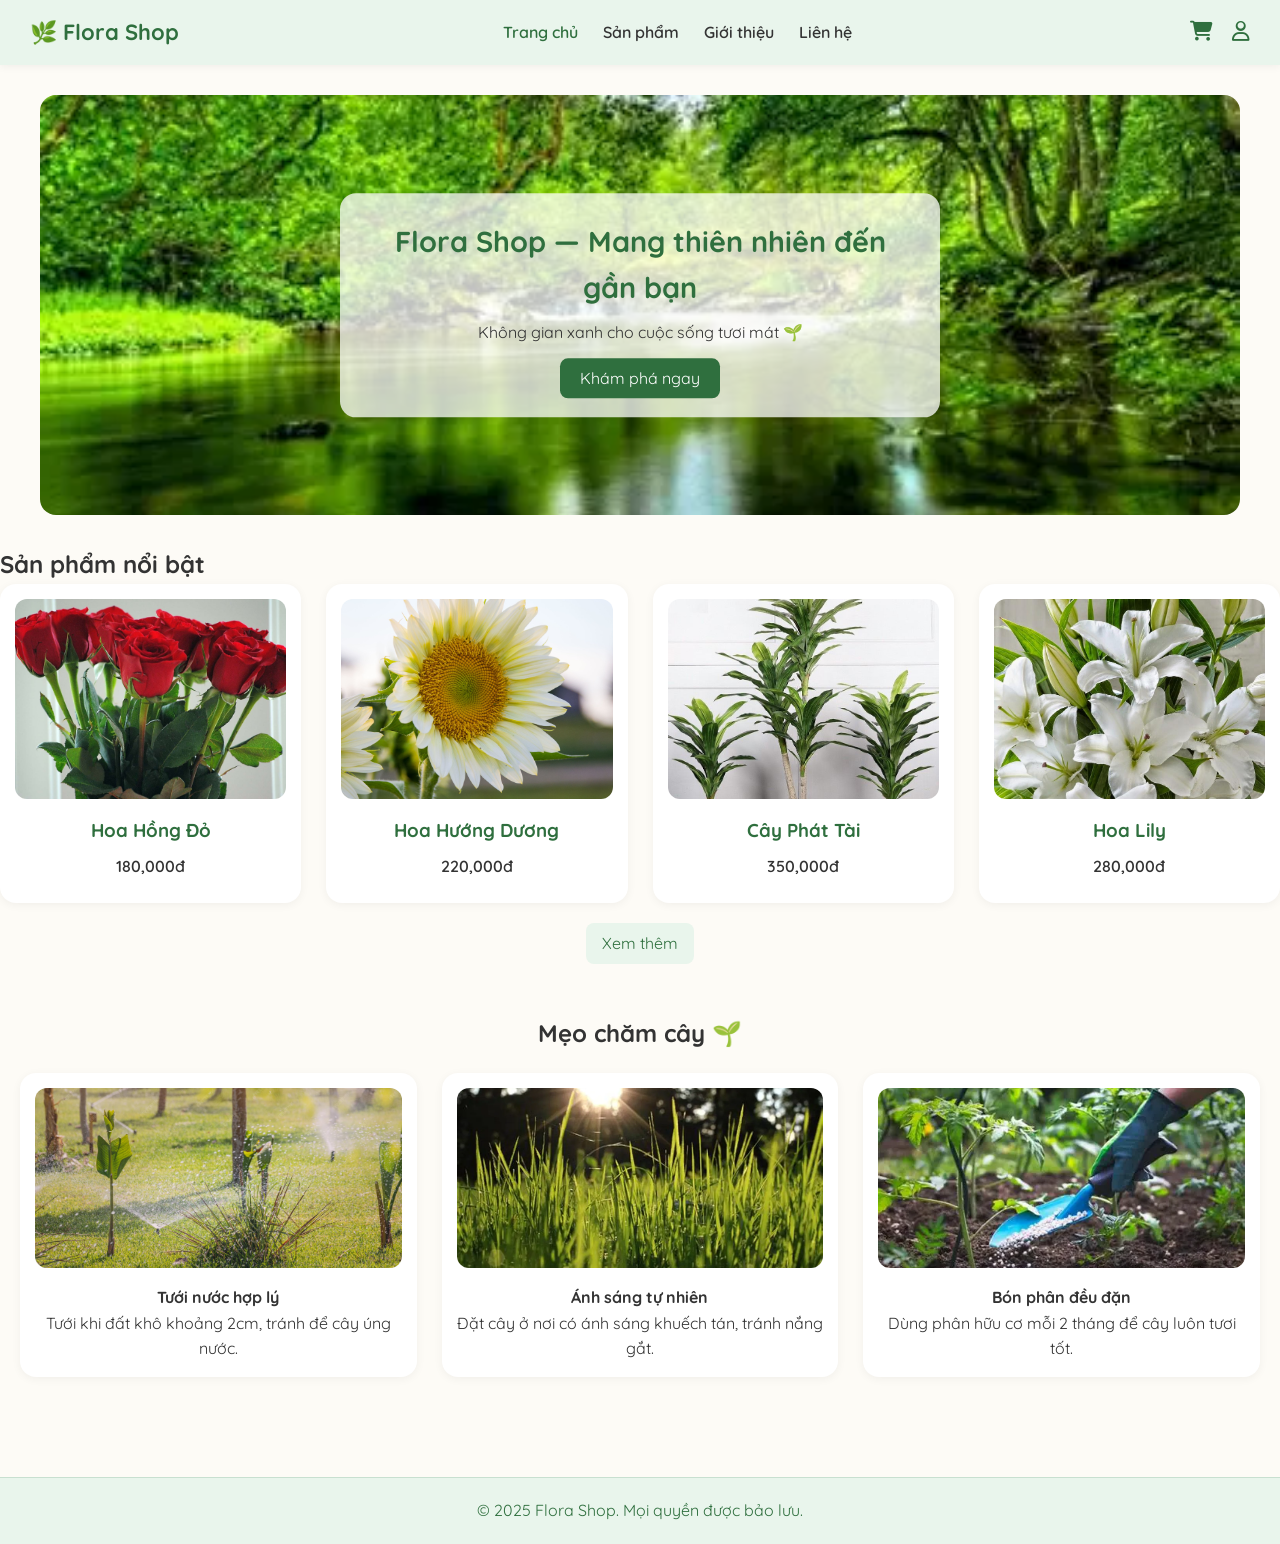
<file: index.html>
<!DOCTYPE html>
<html lang="vi">
<head>
  <meta charset="UTF-8">
  <meta name="viewport" content="width=device-width, initial-scale=1.0">
  <title>Flora Shop – Mang thiên nhiên đến gần bạn</title>
  <link rel="stylesheet" href="assets/css/styles.css">
  <link rel="stylesheet" href="https://cdnjs.cloudflare.com/ajax/libs/font-awesome/6.5.0/css/all.min.css">
  <link rel="stylesheet" href="assets/img">
  <script defer src="assets/js/main.js"></script>
  <script defer src="js/products.js"></script>
</head>
<body>
  <!-- Header -->
  <header class="header">
    <div class="logo">🌿 Flora Shop</div>
    <nav class="nav">
      <ul>
        <li><a href="index.html" class="active">Trang chủ</a></li>
        <li><a href="products.html">Sản phẩm</a></li>
        <li><a href="about.html">Giới thiệu</a></li>
        <li><a href="contact.html">Liên hệ</a></li>
      </ul>
    </nav>
    <div class="icons">
      <a href="cart.html" title="Giỏ hàng" class="fa-solid fa-cart-shopping"></a>
      <a href="login.html" title="Tài khoản" class="fa-regular fa-user"></a>
    </div>
    <div class="menu-toggle">☰</div>
  </header>

  <!-- Hero Section -->
  <!-- Hero Section (Slide tự động) -->
<section class="hero-slider">
  <div class="slides">
    <div class="slide active" style="background-image: url('assets/img/thiennhien.jpg');">
      <div class="overlay">
        <h1>Flora Shop — Mang thiên nhiên đến gần bạn</h1>
        <p>Không gian xanh cho cuộc sống tươi mát 🌱</p>
        <a href="products.html" class="btn-main">Khám phá ngay</a>
      </div>
    </div>

    <div class="slide" style="background-image: url('assets/img/hoatuoi.jpg');">
      <div class="overlay">
        <h1>Hoa tươi & Cây cảnh tinh tế</h1>
        <p>Chọn quà tặng ý nghĩa cho người thân và chính bạn 💐</p>
        <a href="products.html" class="btn-main">Xem bộ sưu tập</a>
      </div>
    </div>

    <div class="slide" style="background-image: url('assets/img/caycanh.jpg');">
      <div class="overlay">
        <h1>Không gian sống tràn năng lượng</h1>
        <p>Trang trí văn phòng & nhà ở với sắc xanh tự nhiên 🌿</p>
        <a href="products.html" class="btn-main">Khám phá thêm</a>
      </div>
    </div>
  </div>
</section>


  <!-- Sản phẩm nổi bật -->
  <section class="featured">
    <h2>Sản phẩm nổi bật</h2>
    <div class="product-grid">
      <div class="product-card">
        <img src="assets/img/hoahong.jpg" alt="Hoa Hồng Đỏ">
        <h3>Hoa Hồng Đỏ</h3>
        <p class="price">180,000đ</p>
      </div>
      <div class="product-card">
        <img src="assets/img/hoahuongduong.jpg" alt="Hoa Hướng Dương">
        <h3>Hoa Hướng Dương</h3>
        <p class="price">220,000đ</p>
      </div>
      <div class="product-card">
        <img src="assets/img/cayphattai.jpg" alt="Cây Phát Tài">
        <h3>Cây Phát Tài</h3>
        <p class="price">350,000đ</p>
      </div>
      <div class="product-card">
        <img src="assets/img/lily.jpg" alt="Hoa Lily">
        <h3>Hoa Lily</h3>
        <p class="price">280,000đ</p>
      </div>
    </div>
    <div class="center"><a href="products.html" class="btn-secondary">Xem thêm</a></div>
  </section>

    <script>
  document.addEventListener('DOMContentLoaded', () => {
    const userIcon = document.querySelector('.fa-user');

    // Lấy thông tin người dùng đang đăng nhập
    const currentUser = JSON.parse(localStorage.getItem('currentUser'));

    if (currentUser) {
      // Nếu đã đăng nhập → đổi link icon sang account.html
      userIcon.setAttribute('href', 'account.html');
      userIcon.setAttribute('title', `Xin chào, ${currentUser.fullName || currentUser.username}`);

      // (Tuỳ chọn) Hiển thị tên bên cạnh icon
      const iconsContainer = document.querySelector('.icons');
      const usernameLabel = document.createElement('span');
      usernameLabel.className = 'username-label';
      usernameLabel.textContent = currentUser.username;
      iconsContainer.insertBefore(usernameLabel, userIcon);
    } else {
      // Nếu chưa đăng nhập → icon dẫn tới login.html
      userIcon.setAttribute('href', 'login.html');
    }
  });
  </script>


  <!-- Mẹo chăm cây -->
  <section class="tips">
    <h2>Mẹo chăm cây 🌱</h2>
    <div class="tip-cards">
      <div class="tip-card">
        <img src="assets/img/tuoicay.jpg" alt="">
        <h4>Tưới nước hợp lý</h4>
        <p>Tưới khi đất khô khoảng 2cm, tránh để cây úng nước.</p>
      </div>
      <div class="tip-card">
        <img src="assets/img/anhsang.jpg" alt="">
        <h4>Ánh sáng tự nhiên</h4>
        <p>Đặt cây ở nơi có ánh sáng khuếch tán, tránh nắng gắt.</p>
      </div>
      <div class="tip-card">
        <img src="assets/img/bonphan.jpg" alt="">
        <h4>Bón phân đều đặn</h4>
        <p>Dùng phân hữu cơ mỗi 2 tháng để cây luôn tươi tốt.</p>
      </div>
    </div>
  </section>

  <!-- Footer -->
  <footer class="footer">
    <p>© 2025 Flora Shop. Mọi quyền được bảo lưu.</p>
  </footer>
</body>
</html>
</file>
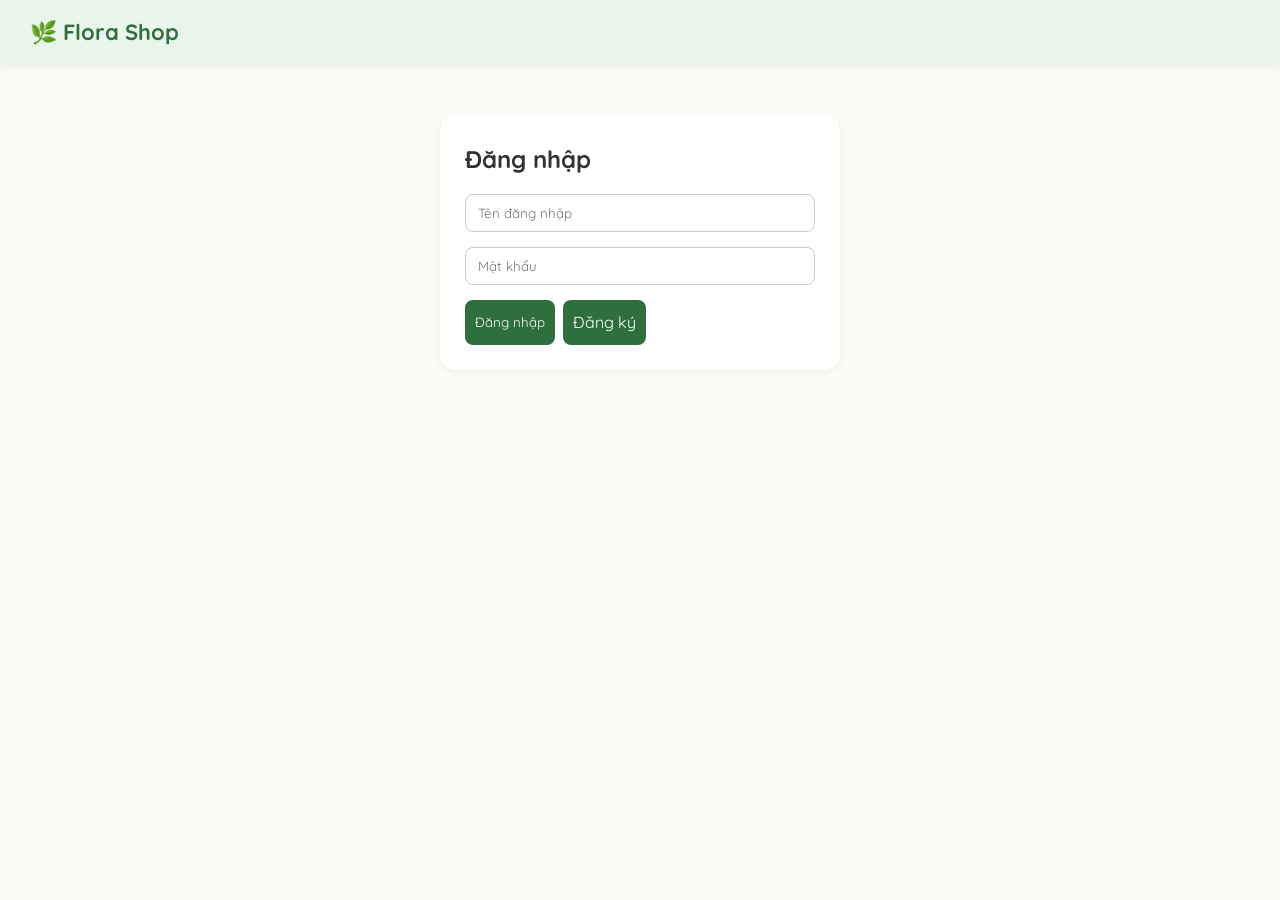
<file: account.html>
<!DOCTYPE html>
<html lang="vi">
<head>
  <meta charset="UTF-8">
  <meta name="viewport" content="width=device-width, initial-scale=1.0">
  <title>Tài khoản của tôi - Flora Shop</title>
  <link rel="stylesheet" href="assets/css/styles.css">
  <script defer src="js/account.js"></script>
</head>
<body>
  <header class="header">
    <div class="logo">🌿 Flora Shop</div>
    <nav class="nav">
      <ul>
        <li><a href="index.html">Trang chủ</a></li>
        <li><a href="products.html">Sản phẩm</a></li>
        <li><a href="about.html">Giới thiệu</a></li>
        <li><a href="contact.html">Liên hệ</a></li>
      </ul>
    </nav>
    <div class="icons">
      <a href="cart.html" title="Giỏ hàng" class="fa-solid fa-cart-shopping"></a>
      <a href="account.html" title="Tài khoản" class="fa-regular fa-user"></a>
    </div>
    <div class="menu-toggle">☰</div>
  </header>

  <!-- Nội dung chính -->
  <main class="account-container">
    <section class="account-info">
      <h2>👤 Thông tin tài khoản</h2>
      <p><strong>Tên người dùng:</strong> <span id="username"></span></p>
      <p><strong>Email:</strong> <span id="regEmail"></span></p>
      <p><strong>Ngày đăng ký:</strong> <span id="registerDate"></span></p>
      <button id="logoutBtn">Đăng xuất</button>
    </section>

    <section class="history">
      <h2>🛒 Lịch sử giao dịch</h2>
      <table class="history-table">
        <thead>
          <tr>
            <th>Mã đơn</th>
            <th>Ngày mua</th>
            <th>Tổng tiền</th>
            <th>Trạng thái</th>
          </tr>
        </thead>
        <tbody id="historyBody">
          <!-- Dữ liệu sẽ được JS chèn vào -->
        </tbody>
      </table>
    </section>
  </main>

</body>
</html>
</file>
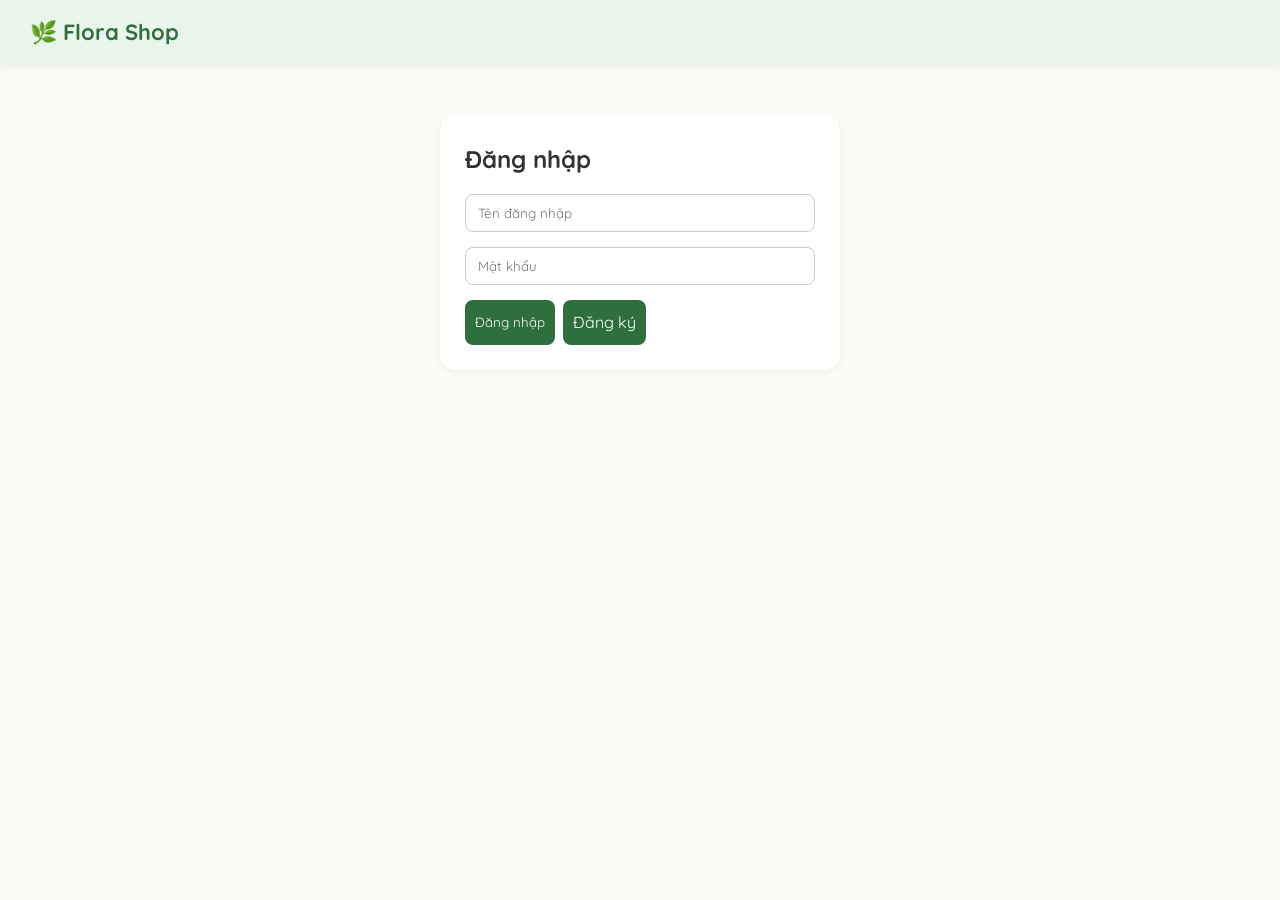
<file: cart.html>
<!DOCTYPE html>
<html lang="vi">
<head>
<meta charset="utf-8" />
<meta name="viewport" content="width=device-width,initial-scale=1" />
<title>Giỏ hàng - Flora Shop</title>

<link rel="stylesheet" href="assets/css/styles.css">
<link rel="stylesheet" href="https://cdnjs.cloudflare.com/ajax/libs/font-awesome/6.5.0/css/all.min.css">

<script defer src="assets/js/main.js"></script>
<script defer src="js/cart.js"></script>
<script defer src="js/checkout.js"></script> 
</head>

<body>
<header class="header">
  <div class="logo">🌿 Flora Shop</div>
  <nav class="nav">
    <ul>
      <li><a href="index.html">Trang chủ</a></li>
      <li><a href="products.html">Sản phẩm</a></li>
    </ul>
  </nav>
  <div class="icons"><a href="login.html" class="fa-regular fa-user"></a></div>
  <div class="menu-toggle">☰</div>
</header>

<main class="container">
  <h2>Giỏ hàng</h2>
  <div id="cart-list" class="cart-container"></div>
  <div id="cart-total" class="cart-total"></div>
  <div style="text-align:center;margin-top:12px;">
    <a href="checkout.html" class="btn">Thanh toán</a>
  </div>
</main>

<footer class="footer"><p>© 2025 Flora Shop</p></footer>
</body>
</html>
</file>
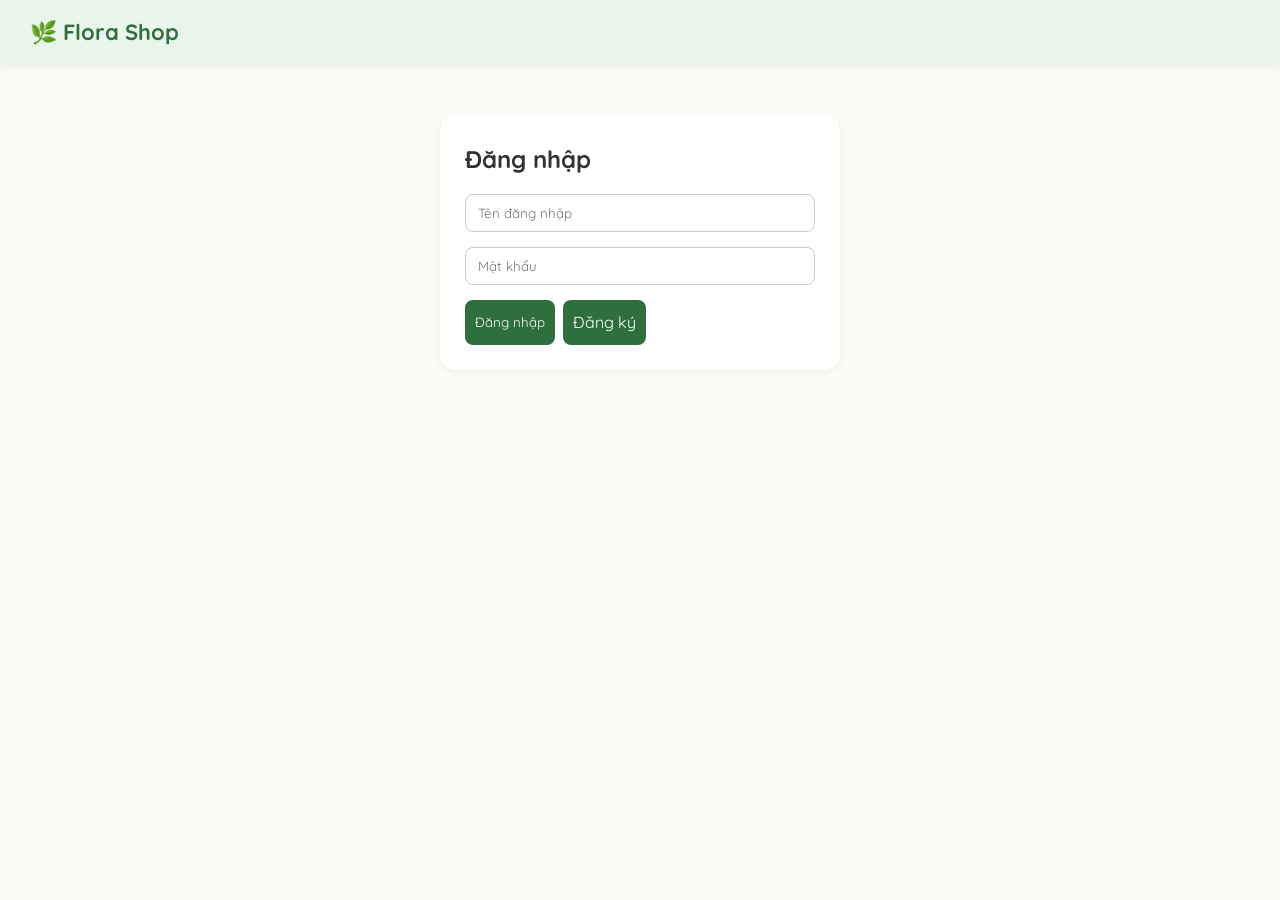
<file: checkout.html>
<!DOCTYPE html>
<html lang="vi">
<head>
<meta charset="utf-8" />
<meta name="viewport" content="width=device-width,initial-scale=1" />
<title>Thanh toán - Flora Shop</title>
<link rel="stylesheet" href="assets/css/styles.css">
<script defer src="assets/js/main.js"></script>
<script defer src="js/checkout.js"></script>
</head>
<body>
<header class="header">
  <div class="logo">🌿 Flora Shop</div>
</header>

<main class="container">
  <h2>Thanh toán</h2>
  
  <div style="text-align:center; margin-bottom:20px;">
    <a href="cart.html" class="btn" style="background:#e9f5ec; color:#2f6f3e; padding:8px 16px; border-radius:8px; text-decoration:none; display:inline-block;">
      ← Quay lại giỏ hàng
    </a>
  </div>
  
  <form id="checkoutForm">
    <input id="c_name" placeholder="Họ tên" required />
    <input id="c_phone" placeholder="Số điện thoại" />
    <input id="c_address" placeholder="Địa chỉ giao hàng" required />
    <select id="c_payment">
      <option>Tiền mặt</option>
      <option>Chuyển khoản</option>
    </select>
    <button class="btn" type="submit">Xác nhận thanh toán</button>
  </form>
</main>

<footer class="footer"><p>© 2025 Flora Shop</p></footer>
</body>
</html>
</file>
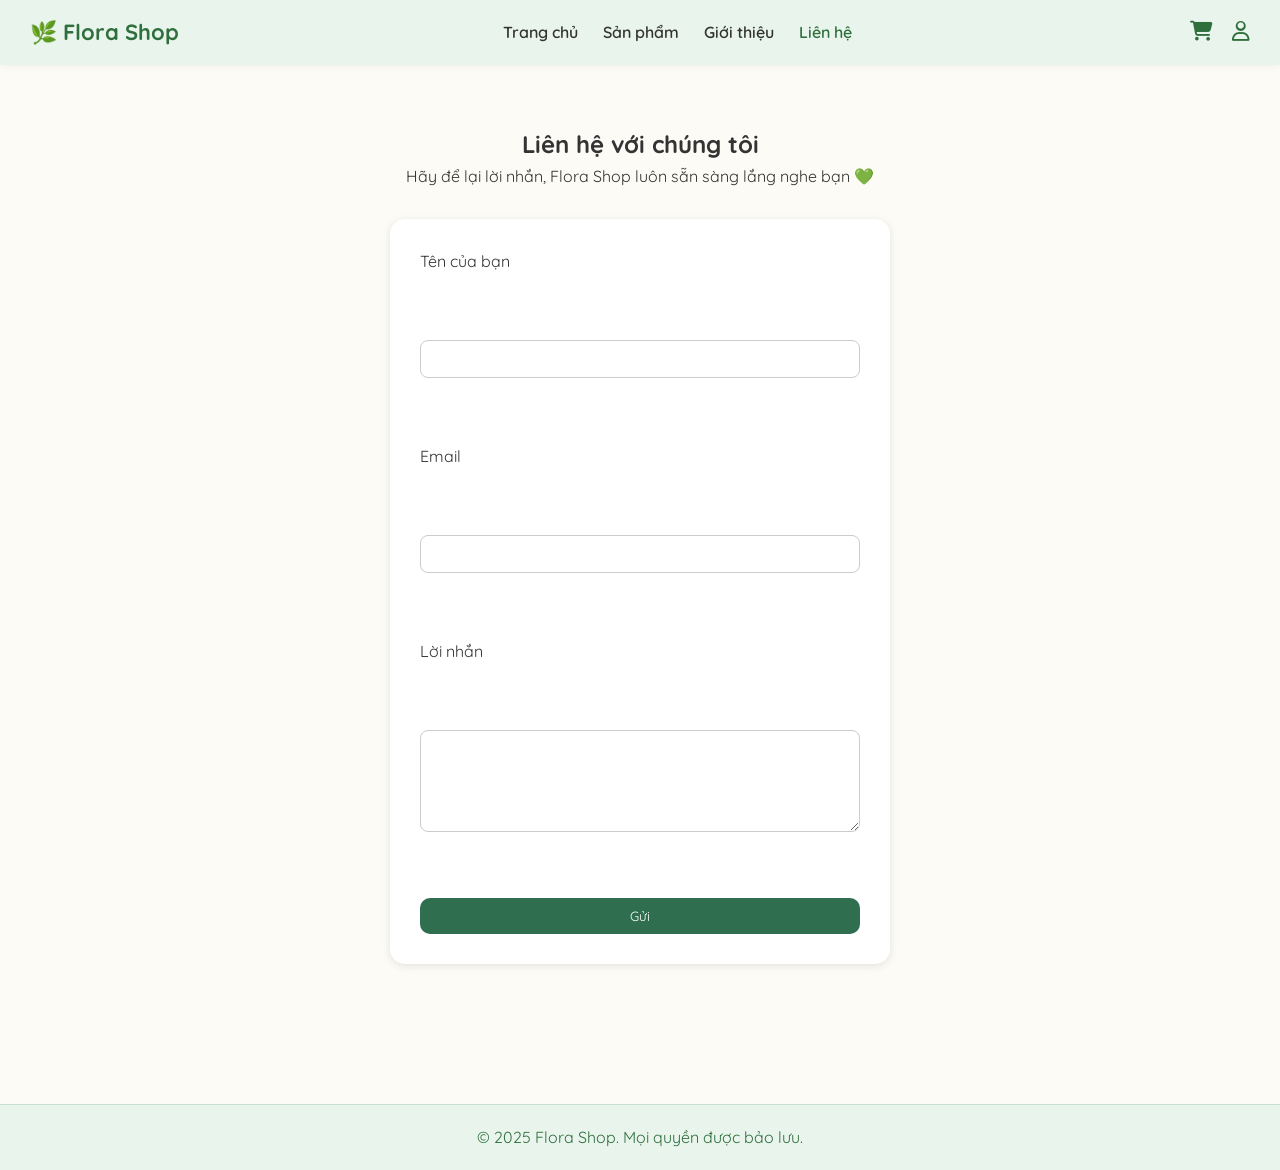
<file: contact.html>
<!DOCTYPE html>
<html lang="vi">
<head>
  <meta charset="UTF-8">
  <meta name="viewport" content="width=device-width, initial-scale=1.0">
  <title>Liên hệ - Flora Shop</title>
  <link rel="stylesheet" href="assets/css/styles.css">
  <link rel="stylesheet" href="https://cdnjs.cloudflare.com/ajax/libs/font-awesome/6.5.0/css/all.min.css">
</head>
<body>
  <header class="header">
    <div class="logo">🌿 Flora Shop</div>
    <nav class="nav">
      <ul>
        <li><a href="index.html">Trang chủ</a></li>
        <li><a href="products.html">Sản phẩm</a></li>
        <li><a href="about.html">Giới thiệu</a></li>
        <li><a href="contact.html" class="active">Liên hệ</a></li>
      </ul>
    </nav>
    <div class="icons">
    <a href="cart.html" class="fa-solid fa-cart-shopping"></a>
    <a href="login.html" class="fa-regular fa-user"></a>
    </div>
    <div class="menu-toggle">☰</div>
  </header>

  <main style="padding:60px 20px;text-align:center;">
    <h2>Liên hệ với chúng tôi</h2>
    <p>Hãy để lại lời nhắn, Flora Shop luôn sẵn sàng lắng nghe bạn 💚</p>

    <form id="contactForm" style="max-width:500px;margin:30px auto;text-align:left;background:#fff;padding:30px;border-radius:15px;box-shadow:0 2px 8px rgba(0,0,0,0.1);">
      <label>Tên của bạn</label><br>
      <input type="text" id="name" required style="width:100%;padding:10px;margin:10px 0;border-radius:8px;border:1px solid #ccc;"><br>
      <label>Email</label><br>
      <input type="email" id="email" required style="width:100%;padding:10px;margin:10px 0;border-radius:8px;border:1px solid #ccc;"><br>
      <label>Lời nhắn</label><br>
      <textarea id="message" required rows="5" style="width:100%;padding:10px;margin:10px 0;border-radius:8px;border:1px solid #ccc;"></textarea><br>
      <button type="submit" style="background:#2f6e4e;color:#fff;padding:10px 20px;border:none;border-radius:10px;cursor:pointer;">Gửi</button>
    </form>
  </main>

  <footer class="footer">
    <p>© 2025 Flora Shop. Mọi quyền được bảo lưu.</p>
  </footer>

  <script>
    document.getElementById('contactForm').addEventListener('submit', e => {
      e.preventDefault();
      alert('Cảm ơn bạn đã liên hệ! Chúng tôi sẽ phản hồi sớm nhất có thể 🌿');
      e.target.reset();
    });
  </script>
</body>
</html>
</file>
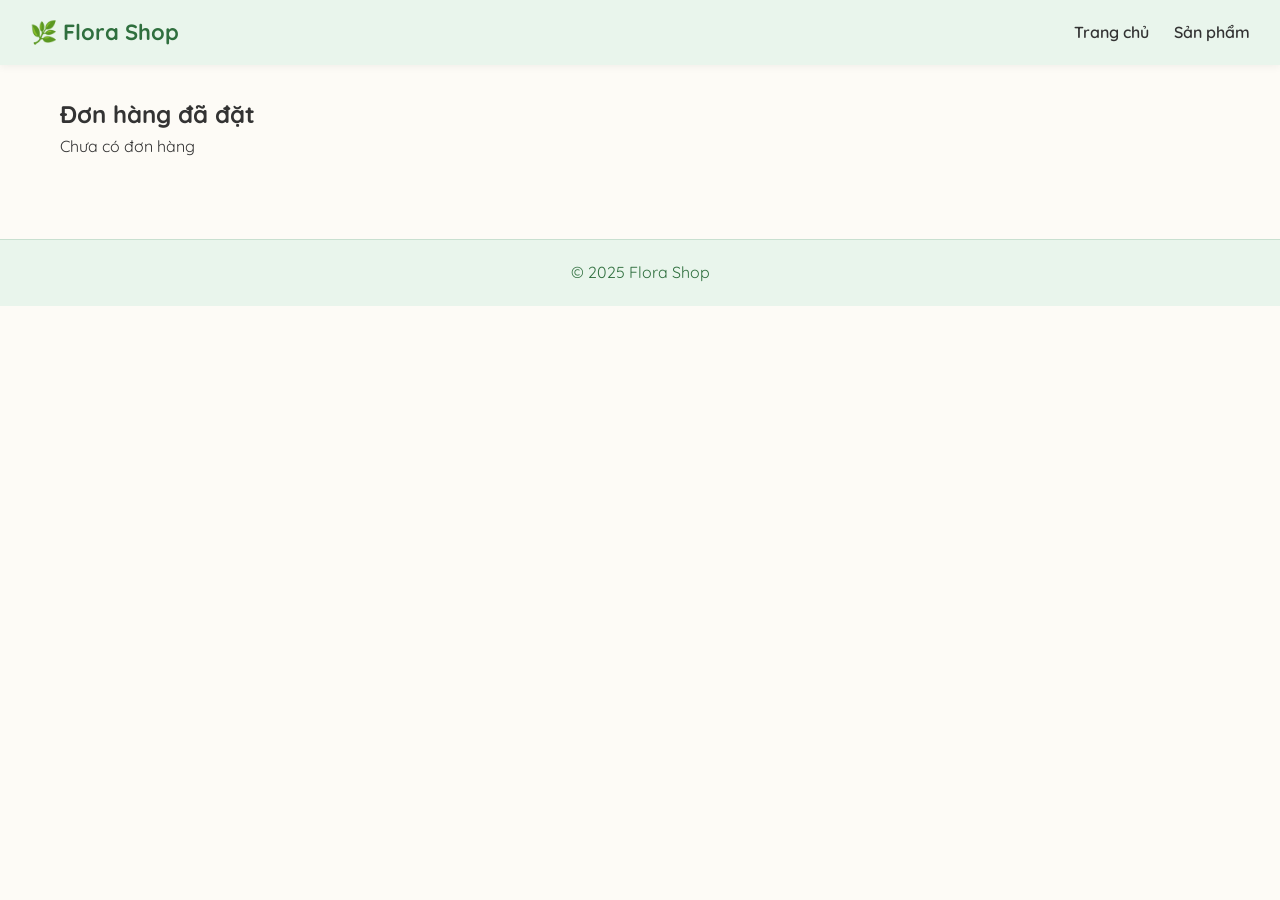
<file: history.html>
<!DOCTYPE html>
<html lang="vi">
<head>
<meta charset="utf-8" />
<meta name="viewport" content="width=device-width,initial-scale=1" />
<title>Lịch sử - Flora Shop</title>
<link rel="stylesheet" href="assets/css/styles.css">
<script defer src="assets/js/main.js"></script>
<script defer src="js/history.js"></script>
</head>
<body>
<header class="header">
  <div class="logo">🌿 Flora Shop</div>
  <nav class="nav">
    <ul>
      <li><a href="index.html">Trang chủ</a></li>
      <li><a href="products.html">Sản phẩm</a></li>
    </ul>
  </nav>
</header>
<main class="container">
  <h2>Đơn hàng đã đặt</h2>
  
  <div id="order-list" class="order-list"></div>
</main>
<footer class="footer"><p>© 2025 Flora Shop</p></footer>
</body>
</html>
</file>
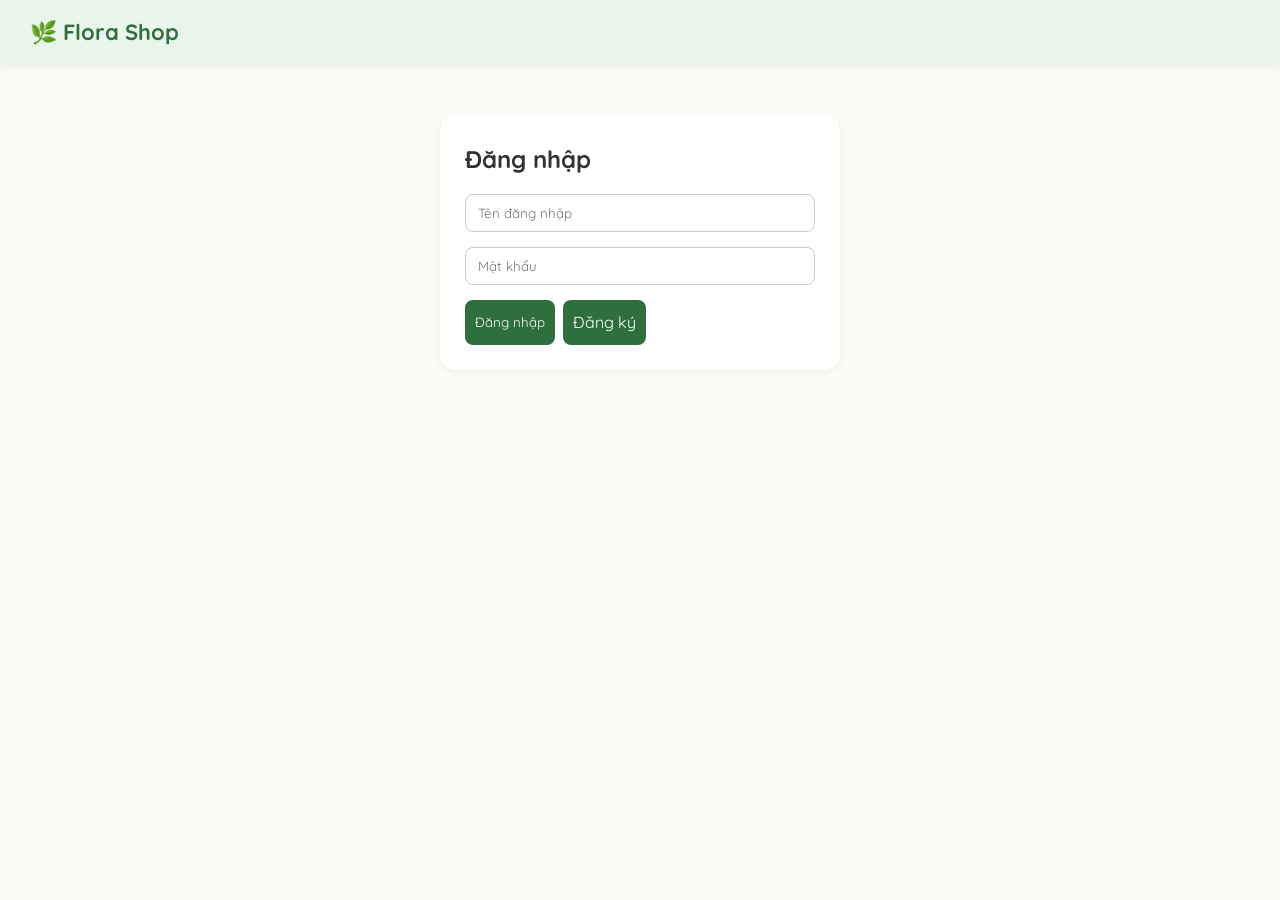
<file: login.html>
<!DOCTYPE html>
<html lang="vi">
<head>
<meta charset="utf-8" />
<meta name="viewport" content="width=device-width,initial-scale=1" />
<title>Đăng nhập - Flora Shop</title>
<link rel="stylesheet" href="assets/css/styles.css">
<script defer src="assets/js/main.js"></script>
</head>
<body>
<header class="header"><div class="logo">🌿 Flora Shop</div></header>

<main class="container">
  <form id="loginForm">
    <h2>Đăng nhập</h2>
    <input id="username" placeholder="Tên đăng nhập" required />
    <input id="password" type="password" placeholder="Mật khẩu" required />
    <div style="display:flex;gap:8px;">
      <button class="btn" type="submit">Đăng nhập</button>
      <a href="register.html" class="btn ghost">Đăng ký</a>
    </div>
  </form>
</main>

<script>
document.getElementById("loginForm")?.addEventListener("submit", (e) => {
    e.preventDefault();
    const email = document.getElementById("loginEmail").value.trim(); // đúng id input
    const password = document.getElementById("loginPassword").value.trim();

    const allUsers = JSON.parse(localStorage.getItem("allUsers")) || [];
    const user = allUsers.find(u => u.email === email);

    if (!user || user.password !== password) return alert("Sai email hoặc mật khẩu!");

    sessionStorage.setItem("loggedInUser", email);
    alert("Đăng nhập thành công!");
    window.location.href = "shop.html";
}); 
</script>
</body>
</html>
</file>
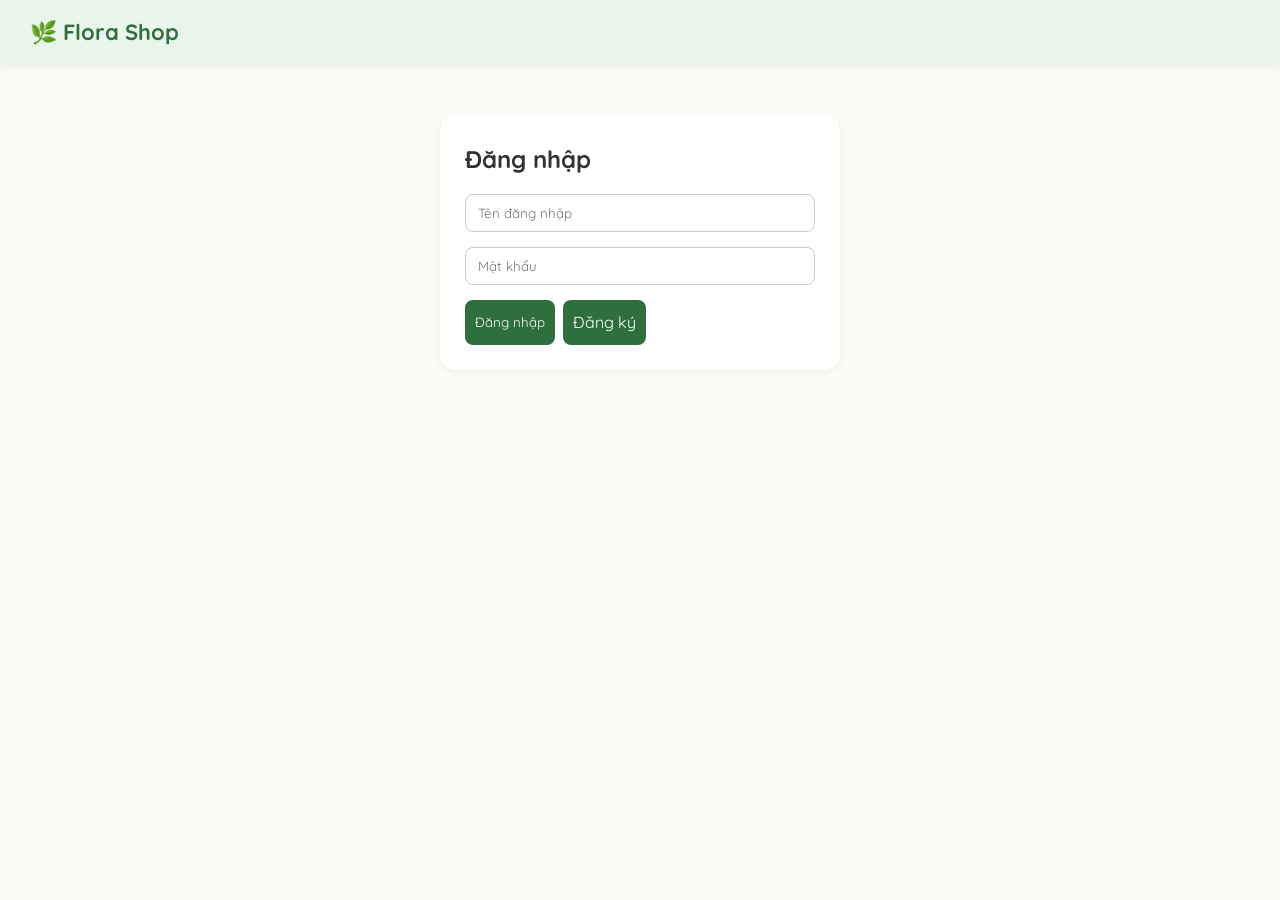
<file: products.html>
<!DOCTYPE html>
<html lang="vi">
  <head>
    <meta charset="UTF-8">
    <meta name="viewport" content="width=device-width, initial-scale=1.0">
    <title>Sản phẩm - Flora Shop</title>
    <style>
      body { font-family:"Segoe UI",sans-serif; margin:0; background:#f9f9f9; }
      header { display:flex; justify-content:space-between; align-items:center; background:#4caf50; color:white; padding:10px 20px; position:sticky; top:0; z-index:100; }
      header h1 { margin:0; font-size:22px; text-align:center; flex:1; }
      .home-btn { background:white; color:#4caf50; border-radius:5px; padding:4px 8px; text-decoration:none; font-weight:bold; }
      .user-info { display:flex; align-items:center; gap:10px; font-size:16px; }
      .user-info button { background:white; border:none; border-radius:5px; padding:4px 8px; cursor:pointer; }
      .cart-link { position:relative; color:white; text-decoration:none; font-weight:bold; }
      .cart-count { position:absolute; top:-6px; right:-10px; background:red; color:white; font-size:12px; width:18px; height:18px; border-radius:50%; display:flex; justify-content:center; align-items:center; }
      .filter-bar { display:flex; gap:10px; padding:20px; flex-wrap:wrap; }
      .filter-bar input, .filter-bar select, .filter-bar button { padding:8px; border-radius:5px; border:1px solid #ccc; }
      #product-list { display:grid; grid-template-columns:repeat(3,1fr); gap:20px; padding:0 20px 20px 20px; }
      .product-card { background:white; border-radius:10px; box-shadow:0 2px 6px rgba(0,0,0,0.1); padding:10px; text-align:center; transition:transform 0.2s; }
      .product-card:hover { transform:translateY(-3px); }
      .product-card img { width:100%; height:160px; object-fit:cover; border-radius:8px; cursor:pointer; }
      .product-card h3 { margin:10px 0 5px; }
      .price { color:#4caf50; font-weight:bold; }
      .add-btn { background:#4caf50; color:white; border:none; border-radius:5px; padding:6px 12px; cursor:pointer; margin-top:5px; }
      .pagination-info { text-align:center; margin-top:20px; font-weight:bold; }
      .pagination-buttons { text-align:center; margin-top:10px; }
      .page-btn { background:#eee; border:none; padding:8px 12px; margin:3px; border-radius:6px; cursor:pointer; transition: background 0.2s; }
      .page-btn.active { background:#4caf50; color:white; }
      .page-btn:hover { background:#bde5c8; }
      @media (max-width: 900px) { #product-list { grid-template-columns: repeat(2,1fr); } }
      @media (max-width: 600px) { #product-list { grid-template-columns: repeat(1,1fr); } }
    </style>
  </head>
  <body>

    <header>
      <a href="index.html" class="home-btn">🏠 Trang chủ</a>
      <h1>🌸 Flora Shop</h1>
      <div class="user-info" id="user-info">
        <span id="username"></span>
        <button id="logoutBtn">Đăng xuất</button>
        <a href="cart.html" class="cart-link">
          🛒 Giỏ hàng <span id="cart-count">0</span>
        </a>
      </div>
    </header>

    <div class="filter-bar">
      <input id="search" placeholder="Tìm theo tên..." />
      <select id="category">
        <option value>Tất cả loại</option>
        <option value="Hoa">Hoa</option>
        <option value="Cây cảnh">Cây cảnh</option>
      </select>
      <select id="priceRange">
        <option value>Tất cả giá</option>
        <option value="0-100000">Dưới 100.000</option>
        <option value="100000-200000">100.000 - 200.000</option>
        <option value="200000-500000">200.000 - 500.000</option>
        <option value="500000-9999999">Trên 500.000</option>
      </select>
      <button id="filterBtn">Lọc</button>
    </div>

    <div id="product-list"></div>
    <div id="pagination"></div>

    <script>
      document.addEventListener('DOMContentLoaded', () => {
        const currentUser = JSON.parse(localStorage.getItem('currentUser'));
        if(!currentUser) {
          alert('Vui lòng đăng nhập để thêm sản phẩm vào giỏ hàng!');
          location.href = 'login.html';
          return;
        }
        // 🌸 Dữ liệu sản phẩm mẫu (ảnh JPG)
        const defaultProducts = [
          {id:1,name:'Hoa hồng',category:'Hoa',price:120000,desc:'Hoa hồng đẹp', img:'assets/img/id1.jpg'},
          {id:2,name:'Hoa hướng dương',category:'Hoa',price:90000,desc:'Rạng rỡ tỏa nắng', img:'assets/img/id2.jpg'},
          {id:3,name:'Cây phát tài',category:'Cây cảnh',price:250000,desc:'Mang lại may mắn', img:'assets/img/id3.jpg'},
          {id:4,name:'Hoa tulip',category:'Hoa',price:150000,desc:'Thanh lịch và tinh tế', img:'assets/img/id4.jpg'},
          {id:5,name:'Hoa lan',category:'Hoa',price:200000,desc:'Biểu tượng sang trọng', img:'assets/img/id5.jpg'},
          {id:6,name:'Hoa cúc',category:'Hoa',price:80000,desc:'Đơn giản mà đáng yêu', img:'assets/img/id6.jpg'},
          {id:7,name:'Cây bonsai',category:'Cây cảnh',price:350000,desc:'Nghệ thuật thu nhỏ thiên nhiên', img:'assets/img/id7.jpg'},
          {id:8,name:'Cây sen đá',category:'Cây cảnh',price:100000,desc:'Dễ chăm, bền bỉ', img:'assets/img/id8.jpg'},
          {id:9,name:'Hoa mẫu đơn',category:'Hoa',price:180000,desc:'Sang trọng và quý phái', img:'assets/img/id9.jpg'},
          {id:10,name:'Cây may mắn',category:'Cây cảnh',price:220000,desc:'Mang lại tài lộc', img:'assets/img/id10.jpg'},
          {id:11,name:'Hoa ly',category:'Hoa',price:190000,desc:'Tinh khiết và thanh cao', img:'assets/img/id11.jpg'},
          {id:12,name:'Hoa cẩm tú cầu',category:'Hoa',price:210000,desc:'Ngọt ngào và nhẹ nhàng', img:'assets/img/id12.jpg'}
        ];

        if(!localStorage.getItem('products')) 
          localStorage.setItem('products', JSON.stringify(defaultProducts));

        const list = document.getElementById('product-list');
        const search = document.getElementById('search');
        const category = document.getElementById('category');
        const priceRange = document.getElementById('priceRange');
        const filterBtn = document.getElementById('filterBtn');
        const paginationContainer = document.getElementById('pagination');
        const cartCount = document.getElementById('cart-count');
        const ITEMS_PER_PAGE = 6;
        let currentPage = 1;
        let filteredProducts = JSON.parse(localStorage.getItem('products'));

        function getProductImage(p){
          return p.img || `assets/img/id${p.id}.jpg`;
        }

        function updateCartCount(){
          const key = `cart_${currentUser.username}`;
          const cart = JSON.parse(localStorage.getItem(key) || '[]');
          cartCount.textContent = cart.reduce((s,i)=>s+i.qty,0);
        }

        function addToCart(id){
          const key = `cart_${currentUser.username}`;
          const products = JSON.parse(localStorage.getItem('products'));
          const prod = products.find(p=>p.id===id);
          let cart = JSON.parse(localStorage.getItem(key) || '[]');
          const exist = cart.find(i=>i.id===id);
          if(exist) exist.qty++;
          else cart.push({...prod, qty:1});
          localStorage.setItem(key, JSON.stringify(cart));
          updateCartCount();
          alert(`✅ Đã thêm "${prod.name}" vào giỏ hàng!`);
        }

        function display(products){
          const start = (currentPage-1)*ITEMS_PER_PAGE;
          const end = start+ITEMS_PER_PAGE;
          const items = products.slice(start, end);
          list.innerHTML = items.map(p=>`
            <div class="product-card">
              <img src="${getProductImage(p)}" alt="${p.name}" 
                   onclick="window.location.href='detail.html?id=${p.id}'" 
                   onerror="this.src='assets/img/placeholder.jpg'">
              <h3>${p.name}</h3>
              <p>${p.desc}</p>
              <p class="price">${p.price.toLocaleString()} VNĐ</p>
              <button class="add-btn" data-id="${p.id}">🛒 Thêm vào giỏ</button>
            </div>`).join('');
          document.querySelectorAll('.add-btn').forEach(btn=>btn.addEventListener('click',()=>addToCart(Number(btn.dataset.id))));
          renderPagination(products.length);
        }

        function renderPagination(totalItems){
          const totalPages = Math.ceil(totalItems / ITEMS_PER_PAGE);
          if(totalPages <= 1) { paginationContainer.innerHTML = ''; return; }
          let html = `<div class="pagination-info">Trang ${currentPage} / ${totalPages} (${totalItems} sản phẩm)</div>`;
          html += '<div class="pagination-buttons">';
          for(let i=1; i<=totalPages; i++){
            html += `<button class="page-btn ${i===currentPage?'active':''}" data-page="${i}">${i}</button>`;
          }
          html += '</div>';
          paginationContainer.innerHTML = html;
          paginationContainer.querySelectorAll('.page-btn').forEach(btn=>btn.addEventListener('click',e=>{
            currentPage = Number(e.target.dataset.page);
            display(filteredProducts);
          }));
        }

        function filterProducts(){
          const all = JSON.parse(localStorage.getItem('products'));
          const kw = (search.value||'').toLowerCase();
          const cat = category.value;
          const price = priceRange.value;
          filteredProducts = all.filter(p=>{
            const matchName = p.name.toLowerCase().includes(kw);
            const matchCat = cat ? p.category===cat : true;
            let matchPrice = true;
            if(price){
              const [min,max] = price.split('-').map(Number);
              matchPrice = p.price >= min && p.price <= max;
            }
            return matchName && matchCat && matchPrice;
          });
          currentPage = 1;
          display(filteredProducts);
        }

        // Lọc khi bấm nút hoặc gõ Enter
        filterBtn.addEventListener('click', filterProducts);
        search.addEventListener('keyup', e => { if(e.key === 'Enter') filterProducts(); });

        display(filteredProducts);
        updateCartCount();
      });
    </script>

  </body>
</html>
</file>
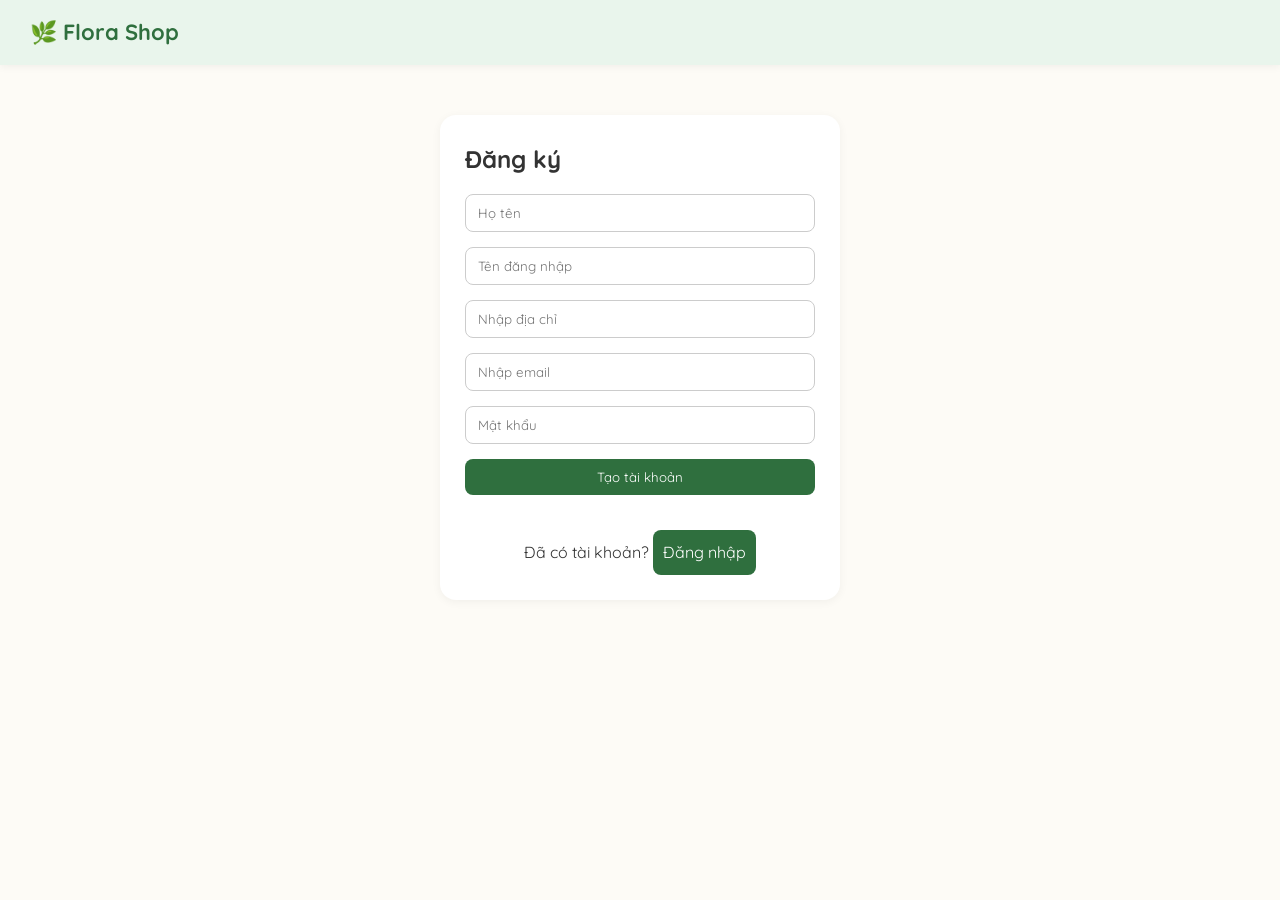
<file: register.html>
<!DOCTYPE html>
<html lang="vi">
<head>
<meta charset="utf-8" />
<meta name="viewport" content="width=device-width,initial-scale=1" />
<title>Đăng ký - Flora Shop</title>
<link rel="stylesheet" href="assets/css/styles.css">
<script defer src="assets/js/main.js"></script>
</head>
<body>
<header class="header"><div class="logo">🌿 Flora Shop</div></header>

<main class="container">
  <form id="regForm">
    <h2>Đăng ký</h2>
    <input id="rname" placeholder="Họ tên" />
    <input id="ruser" placeholder="Tên đăng nhập" required />
    <input type="text" id="regAddress" placeholder="Nhập địa chỉ" required>
    <input type="text" id="regEmail" placeholder="Nhập email" required>
    <input id="rpass" type="password" placeholder="Mật khẩu" required />
    <button class="btn" type="submit">Tạo tài khoản</button>
    <p class="center">
      Đã có tài khoản? <a href="login.html" class="btn ghost">Đăng nhập</a>
    </p>
  </form>
</main>
</body>
</html>
</file>
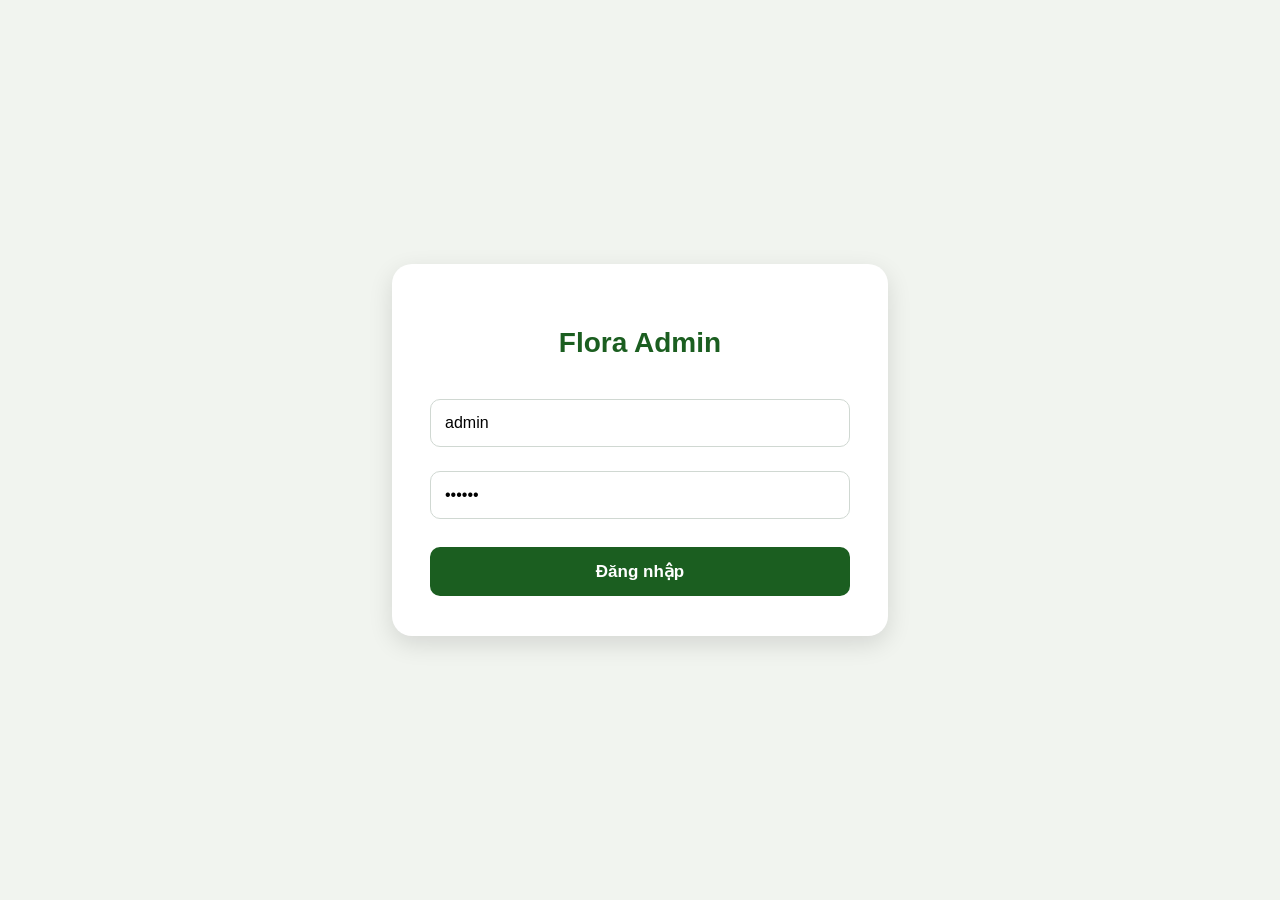
<file: admin/admin_login.html>
<!DOCTYPE html>
<html lang="vi">
<head>
  <meta charset="utf-8"/>
  <meta name="viewport" content="width=device-width,initial-scale=1"/>
  <title>Flora Admin - Login</title>
  <link rel="stylesheet" href="assets/css/admin.css">

  <style>
    body {
      margin: 0;
      font-family: "Poppins", sans-serif;
      background: #f1f4ef;
      display: flex;
      justify-content: center;
      align-items: center;
      height: 100vh;
    }

    .login-box {
      background: #ffffff;
      width: 420px;
      padding: 40px 38px;
      border-radius: 20px;
      box-shadow: 0px 8px 25px rgba(0,0,0,0.12);
      animation: fadeIn .5s ease;
      text-align: center;
    }

    @keyframes fadeIn {
      from { opacity: 0; transform: translateY(10px); }
      to   { opacity: 1; transform: translateY(0); }
    }

    .login-box h2 {
      margin-bottom: 28px;
      color: #1b5e20;
      font-size: 28px;
      font-weight: 700;
    }

    .login-box input {
      width: 100%;
      padding: 14px;
      margin: 12px 0;
      border-radius: 10px;
      border: 1px solid #d0d8d2;
      font-size: 16px;
      box-sizing: border-box;
      transition: .2s;
    }

    .login-box input:focus {
      border-color: #1b5e20;
      box-shadow: 0 0 0 3px rgba(27,94,32,0.18);
      outline: none;
    }

    .login-box button {
      width: 100%;
      padding: 14px;
      background: #1b5e20;
      border: none;
      border-radius: 10px;
      color: #ffffff;
      font-size: 17px;
      font-weight: 600;
      cursor: pointer;
      margin-top: 16px;
      transition: .2s;
    }

    .login-box button:hover {
      background: #2e7d32;
      transform: translateY(-1px);
      box-shadow: 0 4px 10px rgba(0,0,0,0.15);
    }
  </style>
</head>

<body>

<div class="login-box">
  <h2>Flora Admin</h2>

  <form id="alogin">
    <input id="auser" placeholder="Tên đăng nhập" value="admin"/>
    <input id="apass" type="password" placeholder="Mật khẩu" value="123456"/>
    <button type="submit">Đăng nhập</button>
  </form>
</div>

<script>
(function ensureAdmin(){
  let users = JSON.parse(localStorage.getItem('users') || '[]');
  if(!users.some(u => u.username === 'admin')) {
    users.push({
      id: 'u_admin',
      username: 'admin',
      password: '123456',
      role: 'admin',
      fullName: 'Admin'
    });
    localStorage.setItem('users', JSON.stringify(users));
  }
})();

document.getElementById('alogin').addEventListener('submit', e => {
  e.preventDefault();

  const u = auser.value.trim();
  const p = apass.value.trim();

  const users = JSON.parse(localStorage.getItem('users') || '[]');
  const found = users.find(x => x.username === u && x.password === p && x.role === 'admin');

  if (!found) {
    alert("Sai thông tin đăng nhập!");
    return;
  }

  localStorage.setItem('isAdmin','true');
  localStorage.setItem('currentUser', JSON.stringify(found));
  location.href = 'dashboard.html';
});
</script>

</body>
</html>
</file>
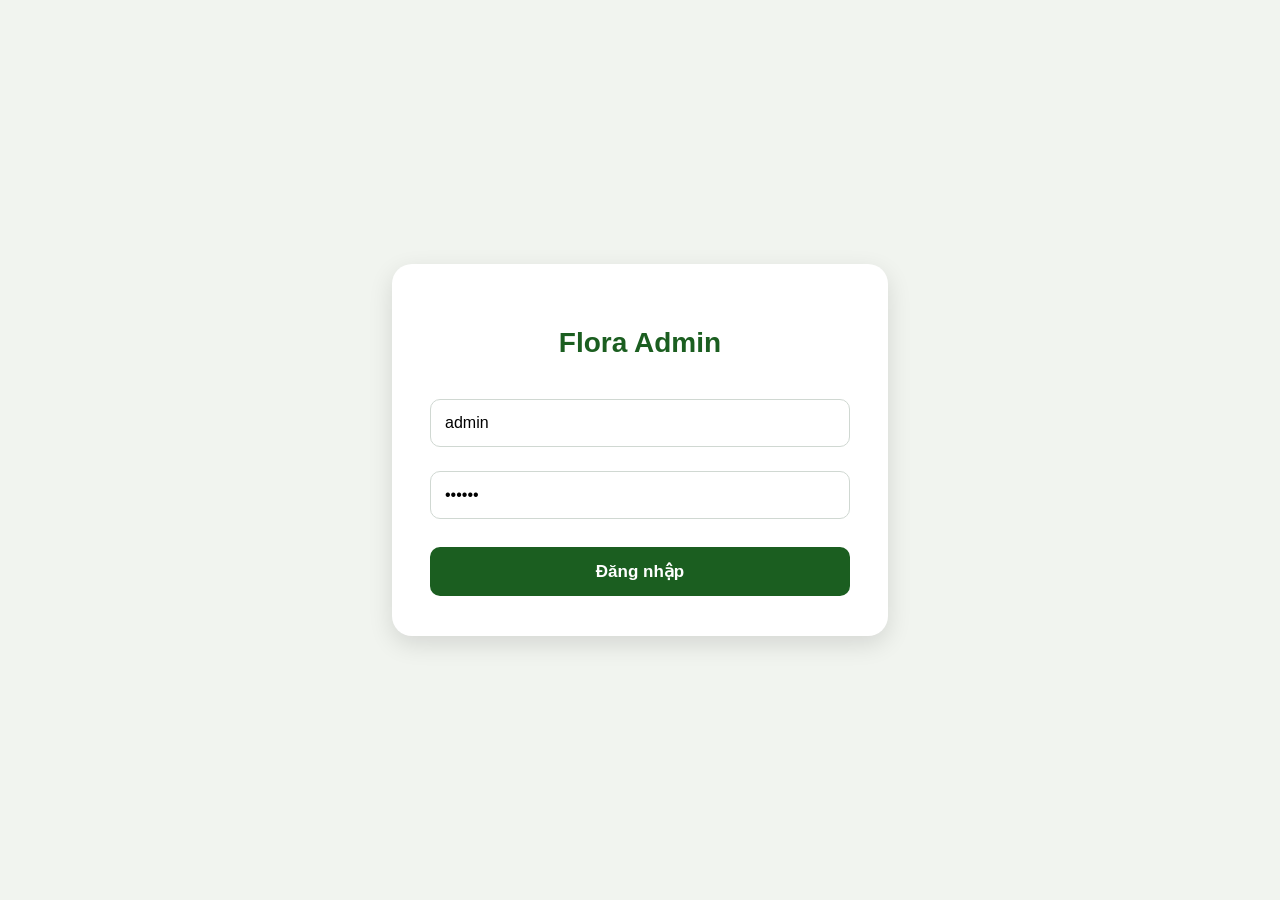
<file: admin/manage_orders.html>
<!DOCTYPE html>
<html lang="vi">
<head>
  <meta charset="utf-8">
  <meta name="viewport" content="width=device-width,initial-scale=1">
  <title>Flora Admin - Đơn hàng</title>
  <link rel="stylesheet" href="assets/css/admin.css">
</head>

<body>

<aside class="sidebar">
  <h2><a href="../index.html" class="home-link">🌿 Flora Admin</a></h2>
  <ul>
    <li><a href="dashboard.html">Tổng quan</a></li>
    <li><a href="manage_products.html">Sản phẩm</a></li>
    <li><a href="manage_users.html">Người dùng</a></li>
    <li><a href="manage_orders.html" class="active">Đơn hàng</a></li>
    <li><a href="#" onclick="logout()">Đăng xuất</a></li>
  </ul>
</aside>

<main class="main">
  <h1>Quản lý đơn hàng</h1>

  <div class="revenue-summary">
    <div class="revenue-card">
      <div class="icon">💰</div>
      <div class="info">
        <h3>Tổng doanh thu</h3>
        <p id="revenueValue">0đ</p>
        <span id="orderCount">(0 đơn hàng)</span>
      </div>
    </div>
  </div>
    
  <div class="order-filter-controls">
    <label for="startDate">Từ ngày:</label>
    <input type="date" id="startDate" name="startDate">
    
    <label for="endDate">Đến ngày:</label>
    <input type="date" id="endDate" name="endDate">

    <label for="addressSearch">Địa chỉ:</label>
    <input type="text" id="addressSearch" placeholder="Nhập địa chỉ">
    
    <button class="btn-main" onclick="filterOrders()">Lọc Đơn Hàng</button>
    <button class="btn-secondary" onclick="resetFilter()">Đặt lại</button>
  </div>
   <table id="orderTable">
  <thead>
   <tr>
    <th>ID</th>
    <th>Người đặt</th>
    <th>Ngày</th>
    <th>Tổng tiền</th>
    <th>Trạng thái</th>
    <th>Hành động</th>
   </tr>
  </thead>
  <tbody></tbody>
 </table>
</main>

<script src="assets/js/admin.js"></script>

<script>
Admin.requireAdmin();

// Biến lưu trữ tất cả đơn hàng gốc
let allOrders = Admin.getOrders();
// Biến lưu trữ các đơn hàng đang hiển thị (sau khi lọc)
let displayedOrders = [...allOrders]; 

const tbody = document.querySelector("#orderTable tbody");

/**
 * Hàm chính để hiển thị dữ liệu lên bảng
 * @param {Array} orderList - Danh sách đơn hàng cần hiển thị
 */
function render(orderList = displayedOrders) {
  displayedOrders = orderList; // Cập nhật danh sách đang hiển thị

  if (!displayedOrders.length) {
    tbody.innerHTML = '<tr><td colspan="6">Không tìm thấy đơn hàng nào phù hợp.</td></tr>';
    document.getElementById("revenueValue").textContent = "0đ";
    document.getElementById("orderCount").textContent = "(0 đơn hàng)";
    return;
  }

  let totalRevenue = 0;
  displayedOrders.forEach(o => {
    // Giả định tính tổng tiền từ items
    const total = o.items.reduce((s, it) => s + (it.price * it.qty), 0);
    totalRevenue += total;
  });

  document.getElementById("revenueValue").textContent =
    totalRevenue.toLocaleString("vi-VN") + "đ";

  document.getElementById("orderCount").textContent =
    "(" + displayedOrders.length + " đơn hàng)";

  tbody.innerHTML = displayedOrders.map((o, i) => {
    const total = o.items.reduce((s, it) => s + (it.price * it.qty), 0);
    // Index i ở đây là index trong displayedOrders, không phải allOrders.
    return `
      <tr>
        <td>${o.id}</td>
        <td>${o.name}</td>
        <td>${o.date}</td>
        <td>${total.toLocaleString("vi-VN")}đ</td>
        <td>${o.status}</td>
        <td>
          <button class="btn-edit" onclick="viewDetail(${i})">Xem</button>
          <button class="btn-edit" onclick="changeStatus(${i})">Sửa</button>
          <button class="btn-del" onclick="deleteOrder(${i})">Xóa</button>
        </td>
      </tr>
    `;
  }).join("");
}

/**
 * Hàm lọc đơn hàng theo ngày tháng
 */
function filterOrders() {
    const startDateValue = document.getElementById('startDate').value;
    const endDateValue = document.getElementById('endDate').value;
    const addressValue = document.getElementById('addressSearch').value.trim().toLowerCase();
if (!startDateValue && !endDateValue && !addressValue) {
        render(allOrders);
        return;
    }

    const startDate = startDateValue ? new Date(startDateValue) : null;
    let endDate = endDateValue ? new Date(endDateValue) : null;

    if (endDate) {
        endDate.setDate(endDate.getDate() + 1);
        endDate.setMilliseconds(endDate.getMilliseconds() - 1);
    }

    const filtered = allOrders.filter(order => {
        const orderDate = new Date(order.date); 
        let matchesStart = true;
        let matchesEnd = true;
        let matchesAddress = true;

        if (startDate) matchesStart = orderDate >= startDate;
        if (endDate) matchesEnd = orderDate <= endDate;
        if (addressValue) matchesAddress = order.address.toLowerCase().includes(addressValue);

        return matchesStart && matchesEnd && matchesAddress;
    });

    render(filtered);
}

function resetFilter() {
    document.getElementById('startDate').value = '';
    document.getElementById('endDate').value = '';
    document.getElementById('addressSearch').value = '';
    render(allOrders);
}

function viewDetail(i) {
  // Lấy đơn hàng từ danh sách đang hiển thị
  const o = displayedOrders[i]; 
  alert(`Đơn #${o.id}
Khách: ${o.name}
Ngày: ${o.date}
Địa chỉ: ${o.address}
Thanh toán: ${o.payment}
Trạng thái: ${o.status}`);
}

function changeStatus(i) {
  // Tìm đơn hàng gốc trong allOrders bằng ID (vì index i thay đổi khi lọc)
  const orderToUpdate = allOrders.find(o => o.id === displayedOrders[i].id);
  if (!orderToUpdate) return;
  
  const newStatus = prompt("Nhập trạng thái mới:", orderToUpdate.status);
  if (!newStatus) return;
  
  orderToUpdate.status = newStatus;
  Admin.setOrders(allOrders); // Lưu lại toàn bộ danh sách đã chỉnh sửa
  
  // Cập nhật lại danh sách đang hiển thị (để duy trì kết quả lọc nếu có)
  displayedOrders = displayedOrders.map(o => o.id === orderToUpdate.id ? orderToUpdate : o);
  render();
}

function deleteOrder(i) {
  // Tìm đơn hàng gốc trong allOrders bằng ID
  const orderToDelete = displayedOrders[i];
  if (!confirm(`Bạn có chắc muốn XÓA đơn hàng #${orderToDelete.id} không?`)) return;

  // Xóa khỏi danh sách gốc (allOrders)
  const originalIndex = allOrders.findIndex(o => o.id === orderToDelete.id);
  if (originalIndex > -1) {
    allOrders.splice(originalIndex, 1);
    Admin.setOrders(allOrders); // Lưu lại danh sách gốc mới
  }
  
  // Xóa khỏi danh sách đang hiển thị (displayedOrders)
  displayedOrders.splice(i, 1);
  render();
}

// Hàm được gọi khi tải trang lần đầu
render(allOrders);
</script>


<script>
function logout() {
  localStorage.removeItem("isAdmin");
  location.href = "admin_login.html";
}
</script>

</body>
</html>
</file>
<file: assets/css/styles.css>
/* 🌿 Reset & Font */
@import url('https://fonts.googleapis.com/css2?family=Quicksand:wght@400;600&display=swap');

* {
  margin: 0;
  padding: 0;
  box-sizing: border-box;
  font-family: 'Quicksand', sans-serif;
}
.product-detail {
  background: white;
  border-radius: 16px;
  padding: 30px;
  box-shadow: 0 2px 10px rgba(0,0,0,0.05);
}

.detail-container {
  display: grid;
  grid-template-columns: 1fr 1fr;
  gap: 40px;
  align-items: start;
}

.detail-image img {
  width: 100%;
  height: 400px;
  object-fit: cover;
  border-radius: 12px;
}

.detail-info h1 {
  color: #2f6f3e;
  margin-bottom: 10px;
  font-size: 1.8rem;
}

.detail-category {
  color: #666;
  margin-bottom: 15px;
  font-style: italic;
}

.detail-price {
  font-size: 1.5rem;
  font-weight: 600;
  color: #e74c3c;
  margin-bottom: 20px;
}

.detail-desc {
  font-size: 1.1rem;
  line-height: 1.6;
  margin-bottom: 25px;
  color: #555;
}

.detail-actions {
  display: flex;
  gap: 15px;
  margin-bottom: 30px;
}

.btn-buy {
  background: #2f6f3e;
  color: white;
  border: none;
  padding: 12px 25px;
  border-radius: 8px;
  cursor: pointer;
  font-size: 1rem;
  transition: all 0.3s;
  flex: 1;
}

.btn-buy-now {
  background: #e74c3c;
  color: white;
  border: none;
  padding: 12px 25px;
  border-radius: 8px;
  cursor: pointer;
  font-size: 1rem;
  transition: all 0.3s;
  flex: 1;
}

.btn-buy:hover {
  background: #47945a;
  transform: translateY(-2px);
}

.btn-buy-now:hover {
  background: #c0392b;
  transform: translateY(-2px);
}

.product-features {
  background: #f8f9fa;
  padding: 20px;
  border-radius: 8px;
}

.product-features h3 {
  color: #2f6f3e;
  margin-bottom: 15px;
}

.product-features ul {
  list-style: none;
  padding: 0;
}

.product-features li {
  padding: 5px 0;
  color: #555;
}

@media (max-width: 768px) {
  .detail-container {
    grid-template-columns: 1fr;
    gap: 20px;
  }
  
  .detail-image img {
    height: 300px;
  }
  
  .detail-actions {
    flex-direction: column;
  }
}
.cart-item {
  display: flex;
  align-items: center;
  gap: 20px;
  padding: 20px;
  background: white;
  border-radius: 12px;
  margin-bottom: 15px;
  box-shadow: 0 2px 8px rgba(0,0,0,0.05);
}

.cart-item img {
  width: 120px;
  height: 120px;
  object-fit: cover;
  border-radius: 8px;
}

.cart-item h4 {
  color: #2f6f3e;
  margin-bottom: 5px;
}

.cart-item .price {
  font-weight: 600;
  color: #333;
  margin-bottom: 10px;
}

.qty {
  display: flex;
  align-items: center;
  gap: 10px;
}

.qty button {
  background: #2f6f3e;
  color: white;
  border: none;
  width: 30px;
  height: 30px;
  border-radius: 50%;
  cursor: pointer;
}

.qty span {
  font-weight: 600;
  min-width: 20px;
  text-align: center;
}

.rm {
  background: #e74c3c;
  color: white;
  border: none;
  padding: 8px 15px;
  border-radius: 6px;
  cursor: pointer;
  margin-left: auto;
}

.cart-total {
  text-align: center;
  margin: 20px 0;
  padding: 20px;
  background: white;
  border-radius: 12px;
  box-shadow: 0 2px 8px rgba(0,0,0,0.05);
}

body {
  background-color: #fdfbf6; /* trắng ngà nhẹ */
  color: #333;
  line-height: 1.6;
}

/* 🌿 Header */
.header {
  display: flex;
  justify-content: space-between;
  align-items: center;
  background-color: #e9f5ec;
  padding: 15px 30px;
  box-shadow: 0 2px 8px rgba(0,0,0,0.05);
  position: sticky;
  top: 0;
  z-index: 100;
}

.logo {
  font-size: 22px;
  font-weight: bold;
  color: #2f6f3e;
}

.nav ul {
  list-style: none;
  display: flex;
  gap: 25px;
}

.nav a {
  text-decoration: none;
  color: #333;
  font-weight: 600;
  transition: color 0.3s;
}

.nav a:hover,
.nav a.active {
  color: #2f6f3e;
}

.icons a {
  margin-left: 15px;
  font-size: 20px;
  color: #2f6f3e;
  text-decoration: none;
  transition: opacity 0.3s;
}

.icons a:hover {
  opacity: 0.7;
}

.menu-toggle {
  display: none;
  font-size: 24px;
  cursor: pointer;
}

/* 🌿 Footer */
.footer {
  text-align: center;
  padding: 20px;
  background-color: #e9f5ec;
  color: #2f6f3e;
  margin-top: 50px;
  border-top: 1px solid #c8e0d0;
}

/* 🌿 Common containers */
main, .container {
  max-width: 1200px;
  margin: 0 auto;
  padding: 30px 20px;
}

/* 🌿 Product list */
.product-grid {
  display: grid;
  grid-template-columns: repeat(auto-fit, minmax(250px, 1fr));
  gap: 25px;
}

.product-card {
  background: white;
  border-radius: 16px;
  padding: 15px;
  box-shadow: 0 2px 10px rgba(0,0,0,0.05);
  transition: transform 0.3s, box-shadow 0.3s;
  text-align: center;
  animation: fadeIn 0.5s ease;
}

.product-card:hover {
  transform: translateY(-5px);
  box-shadow: 0 5px 15px rgba(0,0,0,0.1);
}

.product-card img {
  width: 100%;
  height: 200px;
  object-fit: cover;
  border-radius: 12px;
  transition: transform 0.3s ease;
}

.product-card img:hover {
  transform: scale(1.05);
}

.product-card h3 {
  margin: 10px 0 5px;
  color: #2f6f3e;
}

.product-card .desc {
  font-size: 14px;
  color: #555;
  min-height: 40px;
}

.product-card .price {
  font-weight: 600;
  color: #333;
  margin: 8px 0;
}

.add-btn {
  background-color: #2f6f3e;
  color: #fff;
  border: none;
  padding: 8px 16px;
  border-radius: 8px;
  cursor: pointer;
  transition: all 0.3s;
}

.add-btn:hover {
  background-color: #47945a;
  transform: scale(1.05);
}

/* 🌿 Filter bar */
.filter-bar {
  display: flex;
  flex-wrap: wrap;
  justify-content: center;
  gap: 10px;
  margin-bottom: 25px;
}

.filter-bar input,
.filter-bar select {
  padding: 8px 10px;
  border-radius: 8px;
  border: 1px solid #ccc;
  min-width: 150px;
}

.filter-bar button {
  background-color: #2f6f3e;
  color: white;
  border: none;
  padding: 8px 16px;
  border-radius: 8px;
  cursor: pointer;
  transition: background 0.3s;
}

.filter-bar button:hover {
  background-color: #47945a;
}

/* 🌿 Forms (login, register, contact) */
form {
  display: flex;
  flex-direction: column;
  gap: 15px;
  background: white;
  max-width: 400px;
  margin: 20px auto;
  padding: 25px;
  border-radius: 16px;
  box-shadow: 0 2px 10px rgba(0,0,0,0.05);
}

form input,
form select,
form textarea {
  padding: 10px 12px;
  border: 1px solid #ccc;
  border-radius: 8px;
}

form button {
  background-color: #2f6f3e;
  color: white;
  border: none;
  padding: 10px;
  border-radius: 8px;
  cursor: pointer;
  transition: background 0.3s;
}

form button:hover {
  background-color: #47945a;
}

/* 🌿 ADMIN layout */
.sidebar {
  position: fixed;
  left: 0;
  top: 0;
  height: 100%;
  width: 220px;
  background-color: #2f6f3e;
  color: white;
  padding: 25px 10px;
}

.sidebar h2 {
  text-align: center;
  margin-bottom: 25px;
}

.sidebar ul {
  list-style: none;
  padding: 0;
}

.sidebar ul li {
  margin-bottom: 15px;
}

.sidebar ul a {
  color: white;
  text-decoration: none;
  display: block;
  padding: 8px 15px;
  border-radius: 8px;
  transition: background 0.3s;
}

.sidebar ul a:hover,
.sidebar ul a.active {
  background-color: #47945a;
}

.main {
  margin-left: 240px;
  padding: 25px;
}

.form-inline input,
.form-inline button {
  padding: 8px;
  margin: 5px;
  border-radius: 8px;
  border: 1px solid #ccc;
}

.form-inline button {
  background-color: #2f6f3e;
  color: white;
  border: none;
  cursor: pointer;
  transition: background 0.3s;
}

.form-inline button:hover {
  background-color: #47945a;
}

table {
  width: 100%;
  border-collapse: collapse;
  background-color: white;
  border-radius: 10px;
  overflow: hidden;
}

th, td {
  padding: 10px;
  border-bottom: 1px solid #ddd;
  text-align: center;
}

th {
  background-color: #e9f5ec;
  color: #2f6f3e;
}

tr:hover {
  background-color: #f4f9f6;
}

/* 🌿 Page-specific styles */
.about,
.contact,
.history {
  max-width: 800px;
  margin: 0 auto;
  background: white;
  padding: 30px;
  border-radius: 16px;
  box-shadow: 0 2px 8px rgba(0,0,0,0.05);
}

/* 🌿 Animation */
@keyframes fadeIn {
  from { opacity: 0; transform: translateY(10px); }
  to { opacity: 1; transform: translateY(0); }
}

/* 🌿 Responsive */
@media (max-width: 768px) {
  .nav ul {
    display: none;
    flex-direction: column;
    background-color: #e9f5ec;
    position: absolute;
    top: 60px;
    right: 10px;
    padding: 15px;
    border-radius: 8px;
  }

  .nav ul.show {
    display: flex;
  }

  .menu-toggle {
    display: block;
  }

  .sidebar {
    position: relative;
    width: 100%;
    height: auto;
  }

  .main {
    margin-left: 0;
  }
}
/* 🌿 Hero Section */
.hero {
  background: url('../img/banner.jpg') center/cover no-repeat;
  color: #2f6f3e;
  text-align: center;
  padding: 120px 20px;
  border-radius: 20px;
  margin: 30px auto;
  max-width: 1200px;
}

.hero-content {
  background: rgba(255,255,255,0.7);
  display: inline-block;
  padding: 30px 50px;
  border-radius: 16px;
  backdrop-filter: blur(3px);
}

.hero h1 {
  font-size: 2rem;
  color: #2f6f3e;
  margin-bottom: 10px;
}

.hero p {
  color: #333;
  margin-bottom: 20px;
}

.btn-main {
  background: #2f6f3e;
  color: #fff;
  padding: 10px 20px;
  border-radius: 8px;
  text-decoration: none;
  transition: background 0.3s;
}

.btn-main:hover {
  background: #47945a;
}

/* 🌿 Tips Section */
.tips {
  text-align: center;
  padding: 50px 20px;
}

.tip-cards {
  display: grid;
  grid-template-columns: repeat(auto-fit, minmax(280px, 1fr));
  gap: 25px;
  margin-top: 20px;
}

.tip-card {
  background: white;
  border-radius: 16px;
  box-shadow: 0 2px 10px rgba(0,0,0,0.05);
  padding: 15px;
  transition: transform 0.3s;
}

.tip-card:hover {
  transform: translateY(-5px);
}

.tip-card img {
  width: 100%;
  height: 180px;
  object-fit: cover;
  border-radius: 12px;
  margin-bottom: 10px;
}

.center {
  text-align: center;
  margin-top: 20px;
}

.btn-secondary {
  display: inline-block;
  background: #e9f5ec;
  color: #2f6f3e;
  padding: 8px 16px;
  border-radius: 8px;
  text-decoration: none;
  transition: background 0.3s;
}

.btn-secondary:hover {
  background: #c8e0d0;
}
/* 🌿 Hero Slider */
.hero-slider {
  position: relative;
  overflow: hidden;
  height: 420px;
  border-radius: 16px;
  margin: 30px auto;
  max-width: 1200px;
}

.slides {
  position: relative;
  width: 100%;
  height: 100%;
}

.slide {
  position: absolute;
  width: 100%;
  height: 100%;
  background-size: cover;
  background-position: center;
  opacity: 0;
  transition: opacity 1s ease-in-out;
}

.slide.active {
  opacity: 1;
  z-index: 1;
}

.overlay {
  background: rgba(255,255,255,0.75);
  border-radius: 16px;
  position: absolute;
  top: 50%;
  left: 50%;
  transform: translate(-50%,-50%);
  text-align: center;
  padding: 25px 50px;
  color: #2f6f3e;
}

.overlay h1 {
  font-size: 1.8rem;
  margin-bottom: 10px;
}

.overlay p {
  font-size: 1rem;
  margin-bottom: 20px;
  color: #333;
}

.prev, .next {
  position: absolute;
  top: 50%;
  transform: translateY(-50%);
  background: rgba(47, 111, 62, 0.8);
  border: none;
  color: #fff;
  font-size: 22px;
  padding: 8px 14px;
  cursor: pointer;
  border-radius: 50%;
  transition: background 0.3s;
}

.prev:hover, .next:hover {
  background: rgba(47, 111, 62, 1);
}

.prev { left: 15px; }
.next { right: 15px; }

@media (max-width: 768px) {
  .hero-slider { height: 300px; }
  .overlay h1 { font-size: 1.3rem; }
  .overlay p { font-size: 0.9rem; }
}

.btn {
  background-color: #2f6f3e;
  color: white;
  border: none;
  padding: 10px;
  border-radius: 8px;
  cursor: pointer;
  text-align: center;
  text-decoration: none;
  transition: background 0.3s;
  display: inline-block;
}

.btn:hover {
  background-color: #47945a;
}

.btn.ghost {
  background-color: #2f6f3e;
  color: white;
}

.btn.ghost:hover {
  background-color: #47945a;
}

.account-container {
  max-width: 900px;
  margin: 40px auto;
  padding: 20px;
}

.account-info, .history {
  background: #f7fdf9;
  border-radius: 10px;
  padding: 20px;
  margin-bottom: 20px;
  box-shadow: 0 2px 5px rgba(0,0,0,0.1);
}

.account-info h2, .history h2 {
  color: #2f6846;
  margin-bottom: 15px;
}

#logoutBtn {
  background-color: #f44336;
  color: white;
  border: none;
  padding: 8px 14px;
  border-radius: 6px;
  cursor: pointer;
}

.history-table {
  width: 100%;
  border-collapse: collapse;
  margin-top: 10px;
}

.history-table th, .history-table td {
  padding: 10px;
  border-bottom: 1px solid #ccc;
  text-align: left;
}

.pagination {
  text-align: center;
  margin-top: 20px;
}

.pagination button {
  margin: 0 5px;
  padding: 5px 10px;
  cursor: pointer;
  border: 1px solid #ddd;
  background-color: #fff;
}

.pagination button.active {
  background-color: #4caf50;
  color: #fff;
}
</file>
<file: admin/assets/css/admin.css>
/* ========== Flora Admin Interface ========== */
body {
  font-family: "Poppins", sans-serif;
  background-color: #fdfdf9;
  margin: 0;
  display: flex;
  min-height: 100vh;
  color: #2b2b2b;
}

/* Sidebar */
.sidebar {
  width: 230px;
  background: #1b5e20;
  color: #fff;
  padding: 25px 20px;
  display: flex;
  flex-direction: column;
  height: 100vh;
}

.sidebar h2 {
  font-size: 22px;
  margin-bottom: 30px;
}

.sidebar ul {
  list-style: none;
  padding: 0;
}

.sidebar ul li {
  margin-bottom: 15px;
}

.sidebar ul li a {
  color: #fff;
  text-decoration: none;
  padding: 10px 14px;
  border-radius: 8px;
  display: block;
  transition: 0.2s;
}

.sidebar ul li a:hover,
.sidebar ul li a.active {
  background: #4caf50;
}

/* Main area */
.main {
  flex: 1;
  padding: 40px;
  background: #fdfcf9;
}

h1 {
  font-size: 26px;
  margin-bottom: 20px;
}

/* Table */
table {
  width: 100%;
  border-collapse: collapse;
  background: #fff;
  border-radius: 12px;
  overflow: hidden;
  box-shadow: 0 3px 6px rgba(0, 0, 0, 0.08);
}

th, td {
  padding: 12px 15px;
  border-bottom: 1px solid #eee;
  text-align: left;
}

th {
  background: #e8f5e9;
  color: #333;
}

tr:hover {
  background: #f1f8e9;
}

/* Buttons */
button, .btn-add, .btn-primary, .btn-cancel {
  cursor: pointer;
  padding: 8px 14px;
  border-radius: 6px;
  border: none;
  transition: 0.2s;
}

.btn-add {
  background: #43a047;
  color: white;
  margin-bottom: 15px;
}

.btn-add:hover {
  background: #388e3c;
}

.btn-edit {
  background: #81c784;
  color: #fff;
  border: none;
  margin-right: 6px;
}

.btn-edit:hover {
  background: #66bb6a;
}

.btn-del {
  background: #ef5350;
  color: #fff;
  border: none;
}

.btn-del:hover {
  background: #e53935;
}

/* Modal */
.modal {
  display: none;
  position: fixed;
  top: 0; left: 0; right: 0; bottom: 0;
  background: rgba(0, 0, 0, 0.3);
  justify-content: center;
  align-items: center;
}

.modal-content {
  background: #fff;
  padding: 25px;
  border-radius: 14px;
  width: 340px;
  box-shadow: 0 4px 10px rgba(0, 0, 0, 0.2);
}

.modal-content h2 {
  margin-top: 0;
  font-size: 20px;
}

.modal-content input, .modal-content select {
  width: 100%;
  margin: 8px 0;
  padding: 8px;
  border: 1px solid #ccc;
  border-radius: 8px;
}

.modal-actions {
  text-align: right;
  margin-top: 10px;
}

.modal-actions button {
  margin-left: 8px;
}

.btn-primary {
  background: #4caf50;
  color: white;
}

.btn-cancel {
  background: #ccc;
  color: black;
}

/* 🌿 Revenue Summary */
.revenue-summary {
  display: flex;
  align-items: center;
  justify-content: flex-start;
  gap: 20px;
  margin-bottom: 25px;
}

.revenue-card {
  display: flex;
  align-items: center;
  background: linear-gradient(135deg, #4caf50, #81c784);
  color: white;
  padding: 20px 30px;
  border-radius: 16px;
  box-shadow: 0 5px 15px rgba(76, 175, 80, 0.3);
  transition: transform 0.3s ease, box-shadow 0.3s ease;
  min-width: 280px;
}

.revenue-card:hover {
  transform: translateY(-3px);
  box-shadow: 0 8px 20px rgba(76, 175, 80, 0.4);
}

.revenue-card .icon {
  font-size: 42px;
  margin-right: 20px;
  background: rgba(255, 255, 255, 0.2);
  padding: 10px;
  border-radius: 12px;
}

.revenue-card .info h3 {
  font-size: 16px;
  font-weight: 600;
  margin: 0;
  opacity: 0.9;
}

.revenue-card .info p {
  font-size: 26px;
  font-weight: bold;
  margin: 4px 0;
}

.revenue-card .info span {
  font-size: 14px;
  opacity: 0.85;
}
/* 🌿 Nút quay lại trang chủ khi nhấn Flora Admin */
.sidebar .home-link {
  color: #fff;
  text-decoration: none;
  transition: 0.2s;
}

.sidebar .home-link:hover {
  color: #c8e6c9;
  text-decoration: underline;
}
</file>
